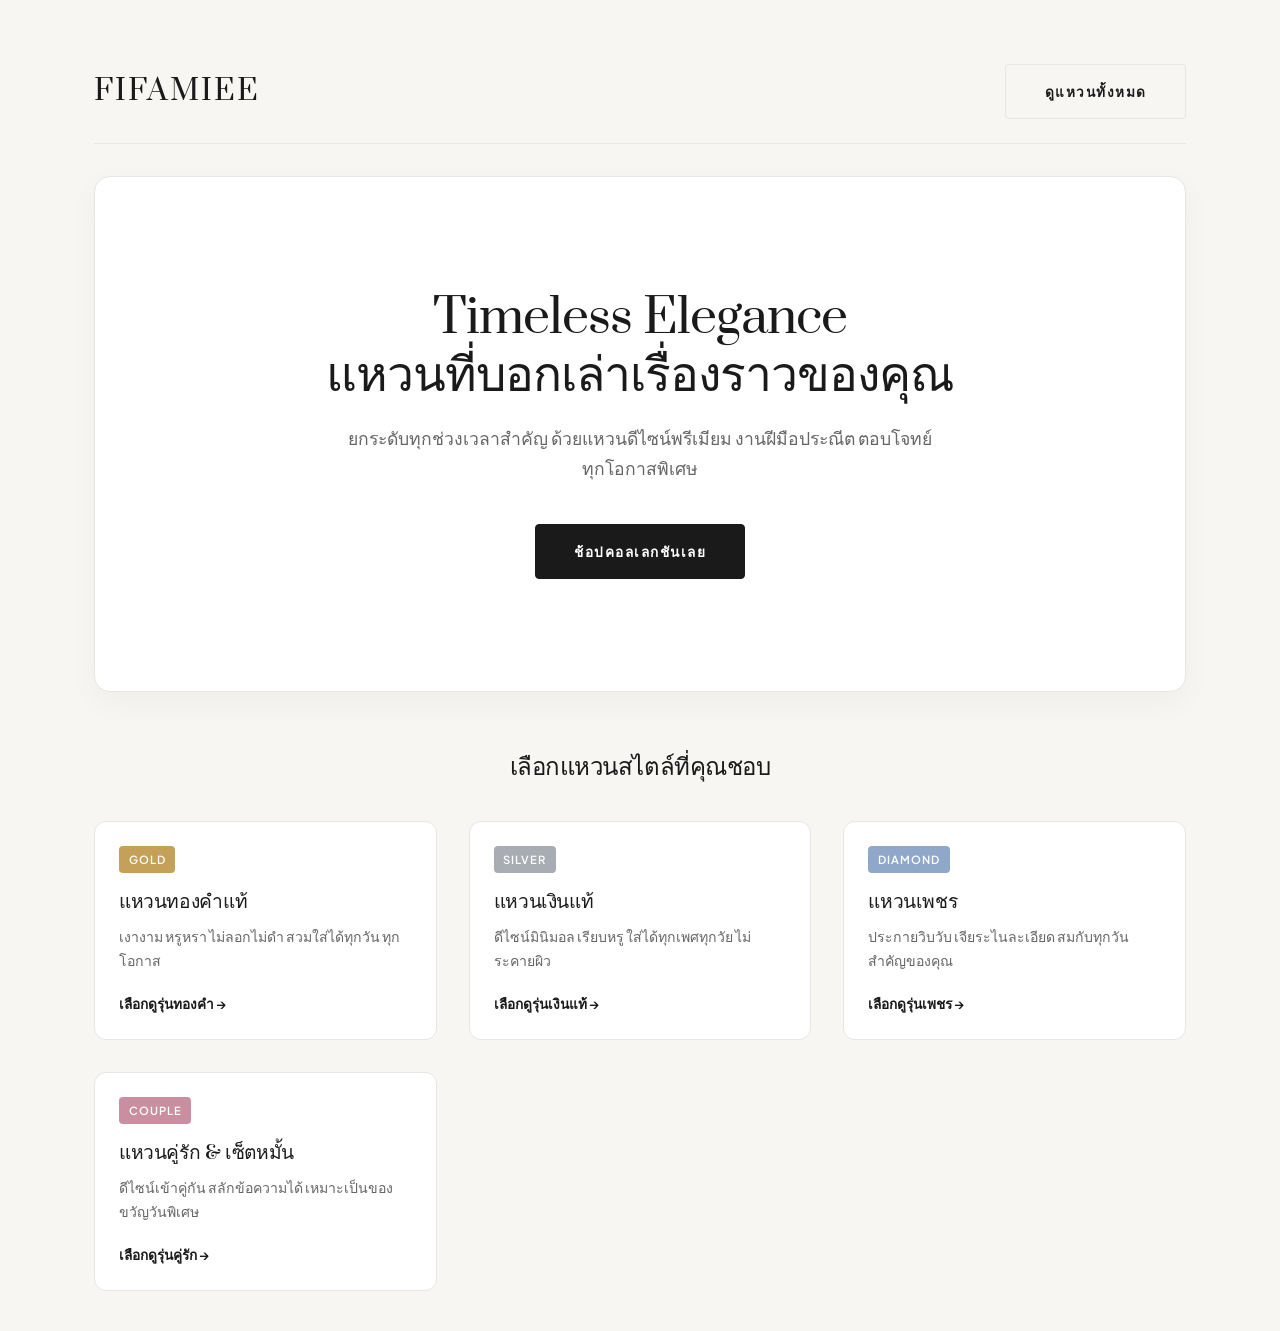
<file: index.html>
<!DOCTYPE html>
<html lang="th">
<head>
  <meta charset="UTF-8">
  <meta name="viewport" content="width=device-width, initial-scale=1.0">
  <title>FIFAMIEE | แหวนพรีเมียม ทอง เงิน เพชร แหวนคู่รัก</title>
  <link rel="stylesheet" href="style.css">
</head>
<body>
  <div class="container">
    <header class="nav-header">
      <div class="brand-logo">FIFAMIEE</div>
      <a href="product.html" class="btn btn-secondary">ดูแหวนทั้งหมด</a>
    </header>

    <section class="hero">
      <h1>Timeless Elegance<br>แหวนที่บอกเล่าเรื่องราวของคุณ</h1>
      <p>ยกระดับทุกช่วงเวลาสำคัญ ด้วยแหวนดีไซน์พรีเมียม งานฝีมือประณีต ตอบโจทย์ทุกโอกาสพิเศษ</p>
      <a href="product.html" class="btn">ช้อปคอลเลกชันเลย</a>
    </section>

    <h2 style="text-align: center; margin-bottom: 2rem;">เลือกแหวนสไตล์ที่คุณชอบ</h2>
    <div class="mood-grid">
      <a href="product.html?mood=gold" class="card">
        <span class="card-tag tag-gold">Gold</span>
        <h3>แหวนทองคำแท้</h3>
        <p>เงางาม หรูหรา ไม่ลอกไม่ดำ สวมใส่ได้ทุกวัน ทุกโอกาส</p>
        <span style="font-size: 0.85rem; font-weight:600;">เลือกดูรุ่นทองคำ →</span>
      </a>
      <a href="product.html?mood=silver" class="card">
        <span class="card-tag tag-silver">Silver</span>
        <h3>แหวนเงินแท้</h3>
        <p>ดีไซน์มินิมอล เรียบหรู ใส่ได้ทุกเพศทุกวัย ไม่ระคายผิว</p>
        <span style="font-size: 0.85rem; font-weight:600;">เลือกดูรุ่นเงินแท้ →</span>
      </a>
      <a href="product.html?mood=diamond" class="card">
        <span class="card-tag tag-diamond">Diamond</span>
        <h3>แหวนเพชร</h3>
        <p>ประกายวิบวับ เจียระไนละเอียด สมกับทุกวันสำคัญของคุณ</p>
        <span style="font-size: 0.85rem; font-weight:600;">เลือกดูรุ่นเพชร →</span>
      </a>
      <a href="product.html?mood=couple" class="card">
        <span class="card-tag tag-couple">Couple</span>
        <h3>แหวนคู่รัก & เซ็ตหมั้น</h3>
        <p>ดีไซน์เข้าคู่กัน สลักข้อความได้ เหมาะเป็นของขวัญวันพิเศษ</p>
        <span style="font-size: 0.85rem; font-weight:600;">เลือกดูรุ่นคู่รัก →</span>
      </a>
    </div>
  </div>
</body>
</html>
</file>
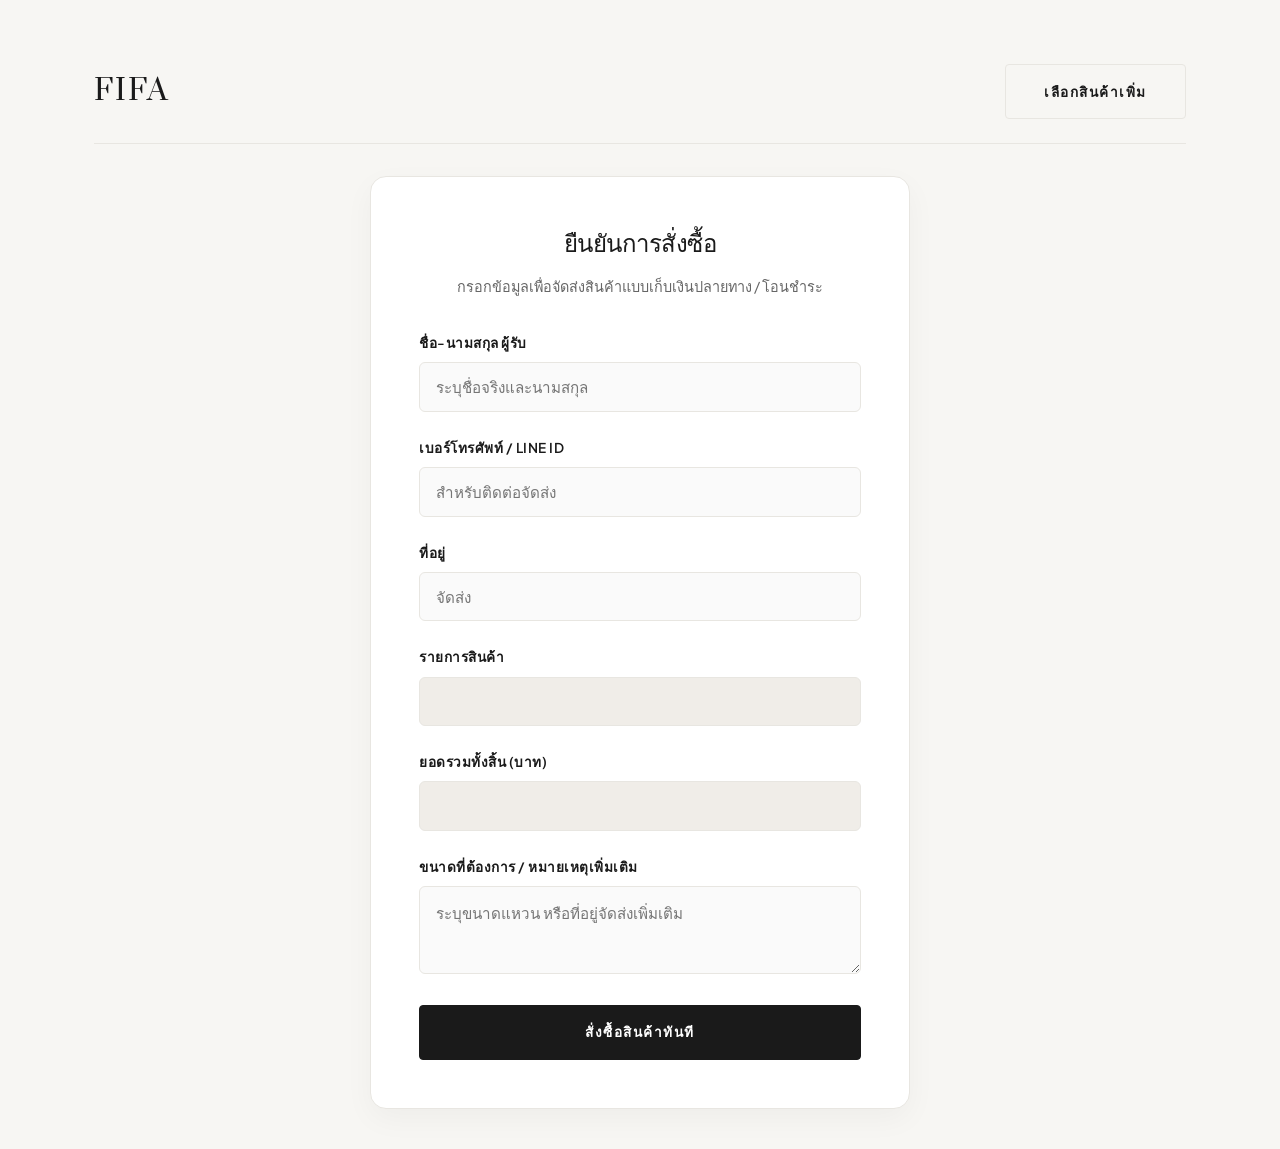
<file: order.html>
<!DOCTYPE html>
<html lang="th">
<head>
  <meta charset="UTF-8">
  <meta name="viewport" content="width=device-width, initial-scale=1.0">
  <title>Checkout | FIFAMIEE Rings</title>
  <link rel="stylesheet" href="style.css">
</head>
<body>
  <div class="container">
    <header class="nav-header">
      <a href="index.html" class="brand-logo">FIFA</a>
      <a href="product.html" class="btn btn-secondary">เลือกสินค้าเพิ่ม</a>
    </header>

    <div class="form-card">
      <h2 style="text-align: center; margin-bottom: 0.5rem;">ยืนยันการสั่งซื้อ</h2>
      <p style="text-align: center; color: var(--text-muted); font-size: 0.9rem; margin-bottom: 2rem;">กรอกข้อมูลเพื่อจัดส่งสินค้าแบบเก็บเงินปลายทาง / โอนชำระ</p>
      
      <form id="orderForm">
        <div class="form-group">
          <label>ชื่อ-นามสกุล ผู้รับ</label>
          <input type="text" id="customerName" placeholder="ระบุชื่อจริงและนามสกุล" required>
        </div>
        <div class="form-group">
          <label>เบอร์โทรศัพท์ / LINE ID</label>
          <input type="text" id="contact" placeholder="สำหรับติดต่อจัดส่ง" required>
        </div>
         <div class="form-group">
          <label>ที่อยู่</label>
          <input type="text" id="contact" placeholder="จัดส่ง" required>
        </div>
        <div class="form-group">
          <label>รายการสินค้า</label>
          <input type="text" id="items" readonly style="background:#f0ede8; color:#333; font-weight:600;">
        </div>
        <div class="form-group">
          <label>ยอดรวมทั้งสิ้น (บาท)</label>
          <input type="number" id="total" readonly style="background:#f0ede8; color:#333; font-weight:600;">
        </div>
        <div class="form-group">
          <label>ขนาดที่ต้องการ / หมายเหตุเพิ่มเติม</label>
          <textarea id="note" rows="3" placeholder="ระบุขนาดแหวน หรือที่อยู่จัดส่งเพิ่มเติม"></textarea>
        </div>
        <button type="submit" class="btn" style="width:100%;">สั่งซื้อสินค้าทันที</button>
      </form>
    </div>
  </div>
  <script src="script.js"></script>
</body>
</html>
</file>
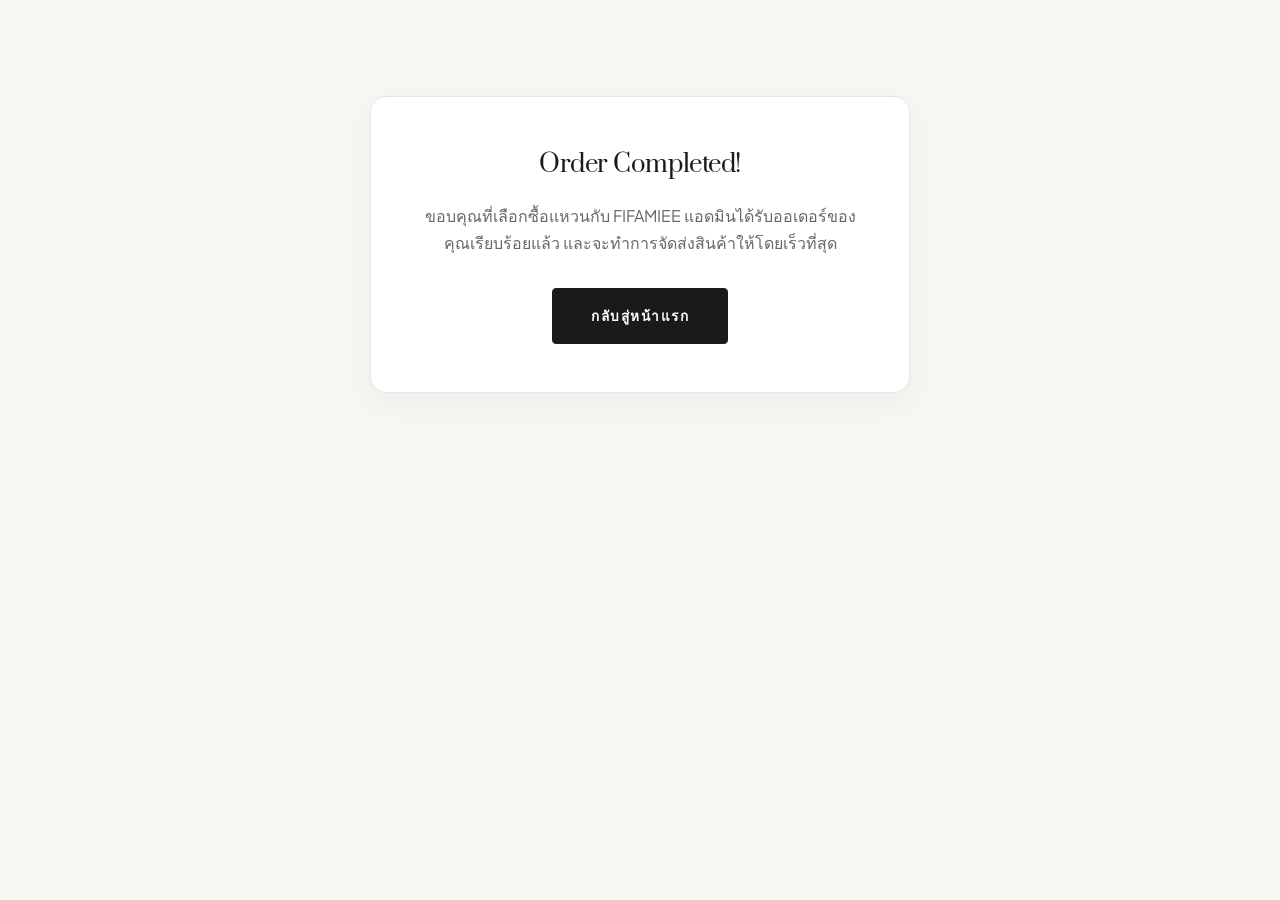
<file: thankyou.html>
<!DOCTYPE html>
<html lang="th">
<head>
  <meta charset="UTF-8">
  <meta name="viewport" content="width=device-width, initial-scale=1.0">
  <title>Thank You | FIFAMIEE Rings</title>
  <link rel="stylesheet" href="style.css">
</head>
<body>
  <div class="container" style="text-align: center; padding-top: 6rem;">
    <div class="form-card">
      <h2 style="margin-bottom: 1rem;">Order Completed!</h2>
      <p style="color: var(--text-muted); margin-bottom: 2rem;">ขอบคุณที่เลือกซื้อแหวนกับ FIFAMIEE แอดมินได้รับออเดอร์ของคุณเรียบร้อยแล้ว และจะทำการจัดส่งสินค้าให้โดยเร็วที่สุด</p>
      <a href="index.html" class="btn">กลับสู่หน้าแรก</a>
    </div>
  </div>
</body>
</html>
</file>
<file: style.css>
@import url('https://fonts.googleapis.com/css2?family=Plus+Jakarta+Sans:wght@300;400;500;600&family=Prata&display=swap');

:root {
  --bg-color: #f7f6f3;
  --card-bg: #ffffff;
  --text-main: #1a1a1a;
  --text-muted: #666666;
  --accent-gold: #c5a059;
  --border-light: #e8e6e1;
  --border-dark: #1a1a1a;
  --shadow-soft: 0 10px 30px rgba(0, 0, 0, 0.04);
  --shadow-hover: 0 15px 35px rgba(0, 0, 0, 0.08);

  --gold-tag: #c5a059;
  --silver-tag: #a8adb3;
  --diamond-tag: #8fa8c9;
  --couple-tag: #c98fa0;
}

* { box-sizing: border-box; margin: 0; padding: 0; }

body {
  font-family: 'Plus Jakarta Sans', sans-serif;
  background-color: var(--bg-color);
  color: var(--text-main);
  line-height: 1.7;
  -webkit-font-smoothing: antialiased;
}

h1, h2, h3 {
  font-family: 'Prata', serif;
  font-weight: 400;
  letter-spacing: -0.02em;
}

a { text-decoration: none; color: inherit; }

.container { max-width: 1140px; margin: 0 auto; padding: 2.5rem 1.5rem; }

/* Navbar */
.nav-header {
  display: flex;
  justify-content: space-between;
  align-items: center;
  padding: 1.5rem 0;
  border-bottom: 1px solid var(--border-light);
  margin-bottom: 2rem;
}

.brand-logo {
  font-family: 'Prata', serif;
  font-size: 1.8rem;
  letter-spacing: 2px;
  text-transform: uppercase;
}

/* Hero Section */
.hero {
  text-align: center;
  padding: 7rem 1.5rem;
  background: #ffffff;
  border-radius: 16px;
  box-shadow: var(--shadow-soft);
  margin-bottom: 3.5rem;
  border: 1px solid var(--border-light);
}

.hero h1 { font-size: 3rem; margin-bottom: 1.2rem; line-height: 1.2; }
.hero p { color: var(--text-muted); font-size: 1.1rem; max-width: 600px; margin: 0 auto 2.5rem; }

/* Buttons */
.btn {
  display: inline-block;
  padding: 0.95rem 2.4rem;
  border: 1px solid var(--border-dark);
  background: var(--border-dark);
  color: #fff;
  font-size: 0.85rem;
  font-weight: 600;
  text-transform: uppercase;
  letter-spacing: 1.5px;
  border-radius: 4px;
  cursor: pointer;
  transition: all 0.3s cubic-bezier(0.16, 1, 0.3, 1);
}

.btn:hover {
  background: transparent;
  color: var(--border-dark);
  transform: translateY(-2px);
}

.btn-secondary {
  background: transparent;
  color: var(--border-dark);
  border: 1px solid var(--border-light);
}

.btn-secondary:hover {
  border-color: var(--border-dark);
  background: var(--border-dark);
  color: #fff;
}

/* Grid & Cards */
.mood-grid, .product-grid {
  display: grid;
  grid-template-columns: repeat(auto-fill, minmax(260px, 1fr));
  gap: 2rem;
}

.card {
  background: var(--card-bg);
  border: 1px solid var(--border-light);
  border-radius: 12px;
  padding: 1.5rem;
  text-align: left;
  transition: all 0.3s ease;
  position: relative;
  overflow: hidden;
  display: flex;
  flex-direction: column;
}

.card:hover {
  transform: translateY(-6px);
  box-shadow: var(--shadow-hover);
}

.card img {
  width: 100%;
  aspect-ratio: 1/1;
  object-fit: cover;
  border-radius: 8px;
  margin-bottom: 1.2rem;
  background-color: #f0ede8;
}

.card h3 { font-size: 1.2rem; margin-bottom: 0.4rem; }
.card p { color: var(--text-muted); font-size: 0.88rem; margin-bottom: 1.2rem; flex-grow: 1; }
.card .price { font-size: 1.1rem; font-weight: 600; color: var(--text-main); margin-bottom: 1rem; }

/* Category Tags */
.card-tag {
  display: inline-block;
  font-size: 0.7rem;
  font-weight: 600;
  text-transform: uppercase;
  letter-spacing: 1px;
  padding: 0.25rem 0.6rem;
  border-radius: 4px;
  margin-bottom: 0.8rem;
  width: fit-content;
}

.tag-gold { background: var(--gold-tag); color: #fff; }
.tag-silver { background: var(--silver-tag); color: #fff; }
.tag-diamond { background: var(--diamond-tag); color: #fff; }
.tag-couple { background: var(--couple-tag); color: #fff; }

/* Filter Bar */
#filter-bar {
  display: flex;
  justify-content: center;
  gap: 0.8rem;
  flex-wrap: wrap;
  margin-bottom: 3rem;
}

#filter-bar button {
  padding: 0.6rem 1.4rem;
  border: 1px solid var(--border-light);
  background: var(--card-bg);
  color: var(--text-muted);
  border-radius: 30px;
  font-size: 0.85rem;
  font-weight: 500;
  cursor: pointer;
  transition: all 0.2s ease;
}

#filter-bar button:hover, #filter-bar button.active {
  border-color: var(--border-dark);
  background: var(--border-dark);
  color: #fff;
}

/* Forms */
.form-card {
  background: #fff;
  padding: 3rem;
  border-radius: 16px;
  border: 1px solid var(--border-light);
  box-shadow: var(--shadow-soft);
  max-width: 540px;
  margin: 0 auto;
}

.form-group { margin-bottom: 1.5rem; text-align: left; }
.form-group label { display: block; margin-bottom: 0.5rem; font-size: 0.85rem; font-weight: 600; text-transform: uppercase; letter-spacing: 0.5px; }
.form-group input, .form-group textarea {
  width: 100%;
  padding: 0.9rem 1rem;
  border: 1px solid var(--border-light);
  border-radius: 6px;
  font-family: inherit;
  font-size: 0.95rem;
  background: #fafafa;
  transition: border 0.2s ease;
}

.form-group input:focus, .form-group textarea:focus {
  outline: none;
  border-color: var(--border-dark);
  background: #fff;
}

/* Table */
.table-container {
  background: #fff;
  border-radius: 12px;
  border: 1px solid var(--border-light);
  overflow-x: auto;
  box-shadow: var(--shadow-soft);
}

table { width: 100%; border-collapse: collapse; text-align: left; font-size: 0.9rem; }
th { background: #fafafa; padding: 1.2rem 1rem; font-weight: 600; border-bottom: 1px solid var(--border-light); }
td { padding: 1.2rem 1rem; border-bottom: 1px solid var(--border-light); }
tr:last-child td { border-bottom: none; }
</file>
